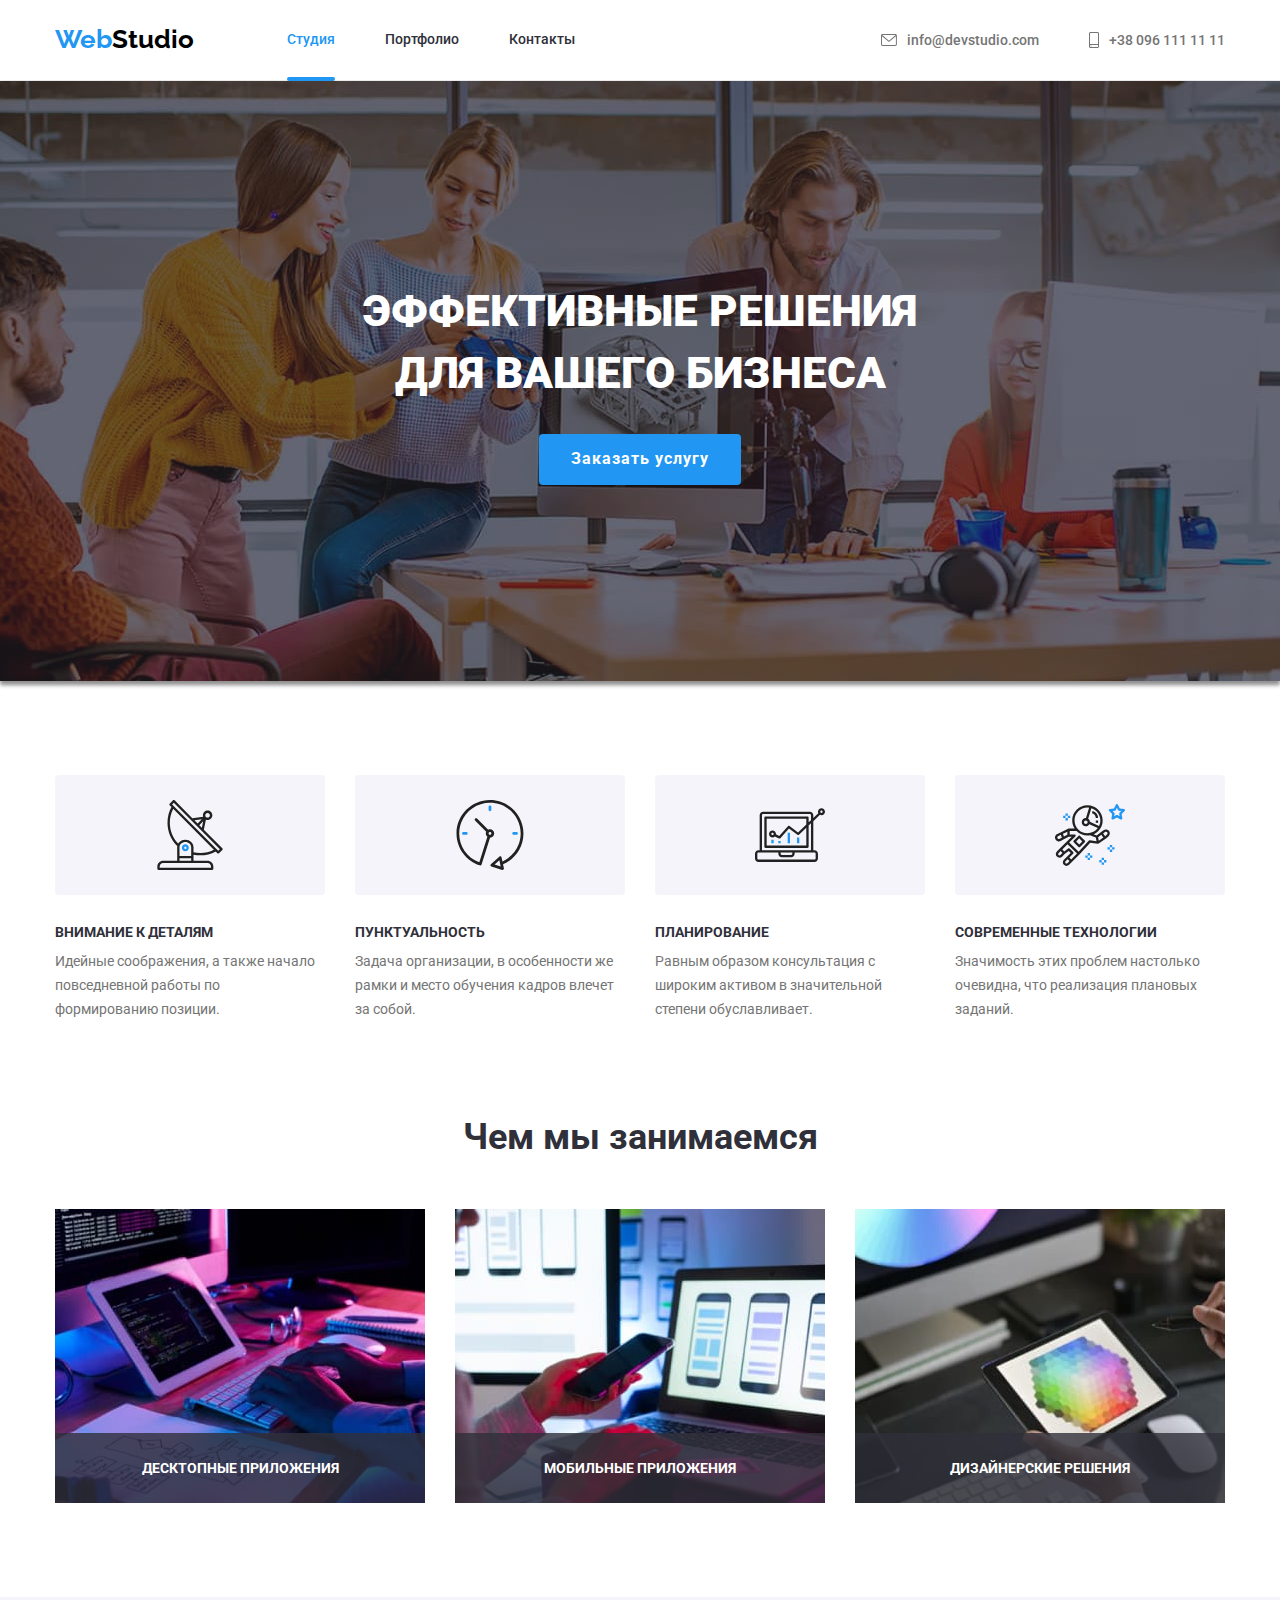
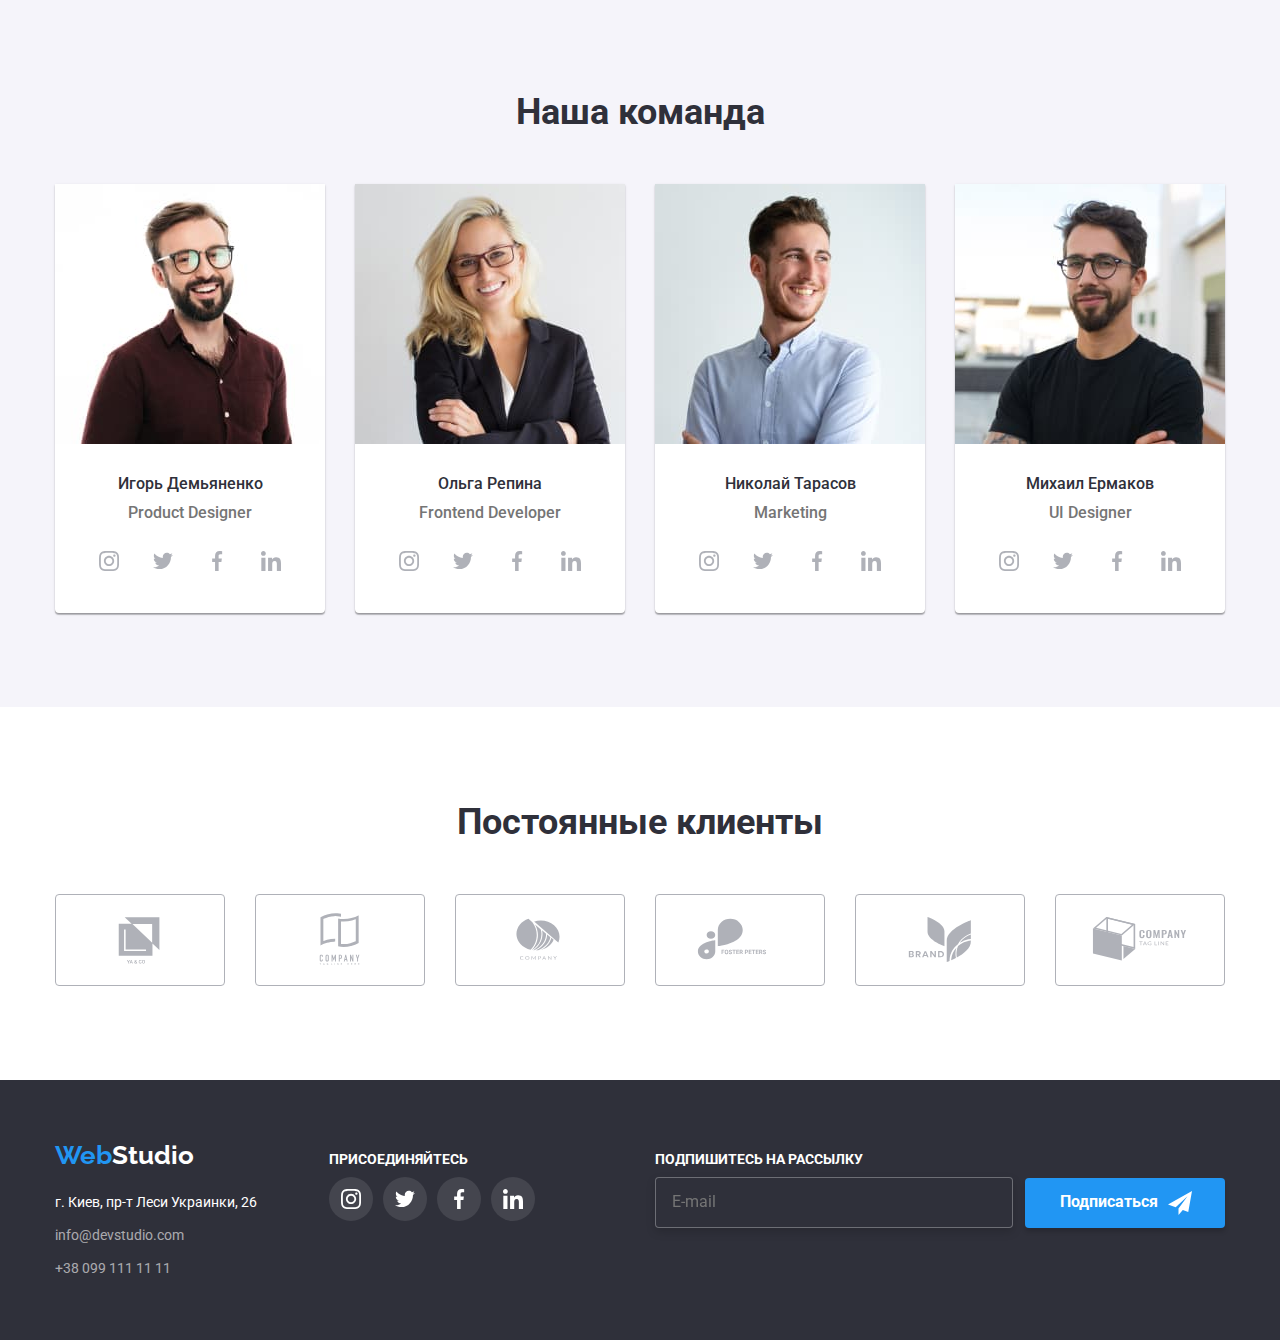
<file: index.html>
<!DOCTYPE html>
<html lang="ru">
<head>
    <meta charset="UTF-8">
    <meta http-equiv="X-UA-Compatible" content="IE=edge">
    <meta name="viewport" content="width=device-width, initial-scale=1.0">
    <title>goit-markup-hw-07</title>
    <link rel="preconnect" href="https://fonts.gstatic.com">
    <link href="https://fonts.googleapis.com/css2?family=Raleway:wght@700&family=Roboto:wght@400;500;700;900&display=swap" rel="stylesheet">
    <link rel="stylesheet" href="https://cdnjs.cloudflare.com/ajax/libs/modern-normalize/1.0.0/modern-normalize.min.css">
    <link rel="stylesheet" href="./css/main.min.css">
</head>

<body>

  <!-- Header -->
  <header class="page-header">
    <div class="container">
      <a class="logo" href="./">Web<span class="logo__text">Studio</span></a>
      <nav class="site-nav">
        <ul class="site-nav__list">
          <li class="site-nav__item"><a class="site-nav__link current" href="./index.html">Студия</a></li>
          <li class="site-nav__item"><a class="site-nav__link" href="./portfolio.html">Портфолио</a></li>
          <li class="site-nav__item"><a class="site-nav__link" href="">Контакты</a></li>
        </ul>
      </nav>
      <ul class="contacts">
        <li class="contacts__item">
          <a href="mailto:info@devstudio.com" class="contacts__link">
            <svg class="envelope-icon">
              <use href="./img/icons/sprite.svg#icon-envelope"></use>
            </svg>info@devstudio.com
          </a>
        </li>
        <li class="contacts__item">
          <a href="tel:+380961111111" class="contacts__link">
            <svg class="smartphone-icon">
              <use href="./img/icons/sprite.svg#icon-smartphone"></use>
            </svg>+38 096 111 11 11</a>
        </li>
      </ul>
    </div>
  </header>

  <!-- Main -->
  <main>

    <!-- Title section -->
    <section class="hero section">
      <div class="container">
        <h1 class="hero__title">Эффективные решения <br>для вашего бизнеса</h1>
        <button data-modal-open class="hero__button" type="button">Заказать услугу</button>
      </div>
    </section>

    <!-- Quality section -->
    <section class="quality section">
      <div class="container">
        <ul class="quality__list">
          <li class="quality__item">
            <div class="quality__thumb">
              <svg width="70" height="70" class="quality__icon">
                <use href="./img/icons/sprite.svg#icon-antenna"></use>
              </svg>
            </div>
            <h3 class="quality__title">Внимание к деталям</h3>
            <p class="quality__text">Идейные соображения, а также начало повседневной работы по формированию позиции.</p>
          </li>
          <li class="quality__item">
            <div class="quality__thumb">
              <svg width="70" height="70" class="quality__icon">
                <use href="./img/icons/sprite.svg#icon-clock"></use>
              </svg>
            </div>
            <h3 class="quality__title">Пунктуальность</h3>
            <p class="quality__text">Задача организации, в особенности же рамки и место обучения кадров влечет за собой.</p>
          </li>
          <li class="quality__item">
            <div class="quality__thumb">
              <svg width="70" height="70" class="quality__icon">
                <use href="./img/icons/sprite.svg#icon-diagram"></use>
              </svg>
            </div>
            <h3 class="quality__title">Планирование</h3>
            <p class="quality__text">Равным образом консультация с широким активом в значительной степени обуславливает.</p>
          </li>
          <li class="quality__item">
            <div class="quality__thumb">
              <svg width="70" height="70" class="quality__icon">
                <use href="./img/icons/sprite.svg#icon-astronaut"></use>
              </svg>
            </div>
            <h3 class="quality__title">Современные технологии</h3>
            <p class="quality__text">Значимость этих проблем настолько очевидна, что реализация плановых заданий.</p>
          </li>
        </ul>
      </div>
    </section>

    <!-- Services section -->
    <section class="services section">
      <div class="container">
        <h2 class="services__title">Чем мы занимаемся</h2>
        <ul class="services__list">
          <li class="services__item">
            <img src="./img/box/box-1.jpg" alt="печать на клавиатуре" width="370" />
            <p class="services__text">Десктопные приложения</p>
          </li>
          <li class="services__item">
            <img src="./img/box/box-2.jpg" alt="смартфон и ноутбук" width="370" />
            <p class="services__text">Мобильные приложения</p>
          </li>
          <li class="services__item">
            <img src="./img/box/box-3.jpg" alt="выбор цвета на планшете" width="370" />
            <p class="services__text">Дизайнерские решения</p>
          </li>
        </ul>
      </div>
    </section>

    <!-- Team section -->
    <section class="team section">
      <div class="container">
        <h2 class="team__title">Наша команда</h2>
        <ul class="team__list">
          <li class="team__item">
            <article class="team-card">
              <div class="team-card__image">
                <img class="team-card__foto" src="./img/team/img-1.jpg" alt="Product Designer" width="270" />
              </div>
              <div class="team-card__meta">
                <h3 class="team-card__name">Игорь Демьяненко</h3>
                <p class="team-card__position">Product Designer</p>
                <ul class="card-social__list">
                  <li class="card-social__item">
                    <a href="#" class="card-social__link">
                      <svg class="card-social__icon">
                        <use href="./img/icons/sprite.svg#icon-instagram"></use>
                      </svg>
                    </a>
                  </li>
                  <li class="card-social__item">
                    <a href="#" class="card-social__link">
                      <svg class="card-social__icon">
                        <use href="./img/icons/sprite.svg#icon-twitter"></use>
                      </svg>
                    </a>
                  </li>
                  <li class="card-social__item">
                    <a href="#" class="card-social__link">
                      <svg class="card-social__icon">
                        <use href="./img/icons/sprite.svg#icon-facebook"></use>
                      </svg>
                    </a>
                  </li>
                  <li class="card-social__item">
                    <a href="#" class="card-social__link">
                      <svg class="card-social__icon">
                        <use href="./img/icons/sprite.svg#icon-linkedin"></use>
                      </svg>
                    </a>
                  </li>
                </ul>
              </div>
            </article>
          </li>
          <li class="team__item">
            <article class="team-card">
              <div class="team-card__image">
                <img class="team-card__foto" src="./img/team/img-2.jpg" alt="Frontend Developer" width="270" />
              </div>
              <div class="team-card__meta">
                <h3 class="team-card__name">Ольга Репина</h3>
                <p class="team-card__position">Frontend Developer</p>
                <ul class="card-social__list">
                  <li class="card-social__item">
                    <a href="#" class="card-social__link">
                      <svg class="card-social__icon">
                        <use href="./img/icons/sprite.svg#icon-instagram"></use>
                      </svg>
                    </a>
                  </li>
                  <li class="card-social__item">
                    <a href="#" class="card-social__link">
                      <svg class="card-social__icon">
                        <use href="./img/icons/sprite.svg#icon-twitter"></use>
                      </svg>
                    </a>
                  </li>
                  <li class="card-social__item">
                    <a href="#" class="card-social__link">
                      <svg class="card-social__icon">
                        <use href="./img/icons/sprite.svg#icon-facebook"></use>
                      </svg>
                    </a>
                  </li>
                  <li class="card-social__item">
                    <a href="#" class="card-social__link">
                      <svg class="card-social__icon">
                        <use href="./img/icons/sprite.svg#icon-linkedin"></use>
                      </svg>
                    </a>
                  </li>
                </ul>
              </div>
            </article>
          </li>
          <li class="team__item">
            <article class="team-card">
              <div class="team-card__image">
                <img class="team-card__foto" src="./img/team/img-3.jpg" alt="Marketing" width="270" />
              </div>
              <div class="team-card__meta">
                <h3 class="team-card__name">Николай Тарасов</h3>
                <p class="team-card__position">Marketing</p>
                <ul class="card-social__list">
                  <li class="card-social__item">
                    <a href="#" class="card-social__link">
                      <svg class="card-social__icon">
                        <use href="./img/icons/sprite.svg#icon-instagram"></use>
                      </svg>
                    </a>
                  </li>
                  <li class="card-social__item">
                    <a href="#" class="card-social__link">
                      <svg class="card-social__icon">
                        <use href="./img/icons/sprite.svg#icon-twitter"></use>
                      </svg>
                    </a>
                  </li>
                  <li class="card-social__item">
                    <a href="#" class="card-social__link">
                      <svg class="card-social__icon">
                        <use href="./img/icons/sprite.svg#icon-facebook"></use>
                      </svg>
                    </a>
                  </li>
                  <li class="card-social__item">
                    <a href="#" class="card-social__link">
                      <svg class="card-social__icon">
                        <use href="./img/icons/sprite.svg#icon-linkedin"></use>
                      </svg>
                    </a>
                  </li>
                </ul>
              </div>
            </article>
          </li>
          <li class="team__item">
            <article class="team-card">
              <div class="team-card__image">
                <img class="team-card__foto" src="./img/team/img-4.jpg" alt="UI Designer" width="270" />
              </div>
              <div class="team-card__meta">
                <h3 class="team-card__name">Михаил Ермаков</h3>
                <p class="team-card__position">UI Designer</p>
                <ul class="card-social__list">
                  <li class="card-social__item">
                    <a href="#" class="card-social__link">
                      <svg class="card-social__icon">
                        <use href="./img/icons/sprite.svg#icon-instagram"></use>
                      </svg>
                    </a>
                  </li>
                  <li class="card-social__item">
                    <a href="#" class="card-social__link">
                      <svg class="card-social__icon">
                        <use href="./img/icons/sprite.svg#icon-twitter"></use>
                      </svg>
                    </a>
                  </li>
                  <li class="card-social__item">
                    <a href="#" class="card-social__link">
                      <svg class="card-social__icon">
                        <use href="./img/icons/sprite.svg#icon-facebook"></use>
                      </svg>
                    </a>
                  </li>
                  <li class="card-social__item">
                    <a href="#" class="card-social__link">
                      <svg class="card-social__icon">
                        <use href="./img/icons/sprite.svg#icon-linkedin"></use>
                      </svg>
                    </a>
                  </li>
                </ul>
              </div>
            </article>
          </li>
        </ul>
      </div>
    </section>

    <!-- Clients section -->
    <section class="clients section">
      <div class="container">
        <h2 class="clients__title">Постоянные клиенты</h2>
        <ul class="clients__list">
          <li class="clients__item">
            <a href="#" class="clients__link">
              <svg class="clients__icon">
                <use href="./img/icons/sprite.svg#icon-company-1"></use>
              </svg>
            </a>
          </li>
          <li class="clients__item">
            <a href="#" class="clients__link">
              <svg class="clients__icon">
                <use href="./img/icons/sprite.svg#icon-company-2"></use>
              </svg>
            </a>
          </li>
          <li class="clients__item">
            <a href="#" class="clients__link">
              <svg class="clients__icon">
                <use href="./img/icons/sprite.svg#icon-company-3"></use>
              </svg>
            </a>
          </li>
          <li class="clients__item">
            <a href="#" class="clients__link">
              <svg class="clients__icon">
                <use href="./img/icons/sprite.svg#icon-company-4"></use>
              </svg>
            </a>
          </li>
          <li class="clients__item">
            <a href="#" class="clients__link">
              <svg class="clients__icon">
                <use href="./img/icons/sprite.svg#icon-company-5"></use>
              </svg>
            </a>
          </li>
          <li class="clients__item">
            <a href="#" class="clients__link">
              <svg class="clients__icon">
                <use href="./img/icons/sprite.svg#icon-company-6"></use>
              </svg>
            </a>
          </li>
        </ul>
      </div>
    </section>

  </main>

  <!-- Footer -->
  <footer class="footer">
    <div class="container footer-list">
      <div class="footer-left-part">
        <a class="logo" href="./">Web<span class="footer__logo--secondary">Studio</span></a>
        <address class="footer-contacts">г. Киев, пр-т Леси Украинки, 26
          <ul class="footer-contacts__list">
            <li class="footer-contacts__item"><a class="footer-contacts__link" href="mailto:info@devstudio.com">info@devstudio.com</a></li>
            <li class="footer-contacts__item"><a class="footer-contacts__link" href="tel:+380991111111">+38 099 111 11 11</a></li>
          </ul>
        </address>
      </div>

  <!-- Footer social -->
      <div class="footer-cocial">
        <h3 class="footer-cocial__name">Присоединяйтесь</h3>
        <ul class="card-social__list">
          <li class="card-social__item">
            <a href="#" class="card-social__link card-social__link--teams">
              <svg class="card-social__icon">
                <use href="./img/icons/sprite.svg#icon-instagram"></use>
              </svg>
            </a>
          </li>
          <li class="card-social__item">
            <a href="#" class="card-social__link card-social__link--teams">
              <svg class="card-social__icon">
                <use href="./img/icons/sprite.svg#icon-twitter"></use>
              </svg>
            </a>
          </li>
          <li class="card-social__item">
            <a href="#" class="card-social__link card-social__link--teams">
              <svg class="card-social__icon">
                <use href="./img/icons/sprite.svg#icon-facebook"></use>
              </svg>
            </a>
          </li>
          <li class="card-social__item">
            <a href="#" class="card-social__link card-social__link--teams">
              <svg class="card-social__icon">
                <use href="./img/icons/sprite.svg#icon-linkedin"></use>
              </svg>
            </a>
          </li>
        </ul>
      </div>

  <!-- Footer form -->
      <form class="footer-form">
        <label>
          <h3 class="footer-form__name">Подпишитесь на рассылку</h3>
          <input class="footer-form__label" type="email" name="email" placeholder="E-mail" />
        </label>
        <button type="submit" class="footer-form__button">
          Подписаться
          <svg class="footer-form__icon">
            <use href="./img/icons/sprite.svg#icon-send"></use>
          </svg>
        </button>
      </form>
    </div>
  </footer>

  <!-- Modal -->
  <div class="backdrop is-hidden" data-modal>
    <div class="modal">
      <button class="button-close" type="button" data-modal-close>
        <svg class="button-close__icon">
          <use href="./img/icons/sprite.svg#btn-modal-close"></use>
        </svg>
      </button>
      
      <form class="modal-form">
        <p class="modal-form__title">Оставьте свои данные, мы вам перезвоним</p>

        <label class="modal-form__label">
          <p class="modal-form__text">Имя</p>
          <input class="modal-form__input" type="text" name="name" required>
          <svg class="modal-form__icon" width="18" height="18">
            <use href="./img/icons/sprite.svg#icon-person"></use>
          </svg>
        </label>
        
        <label class="modal-form__label">
          <p class="modal-form__text">Телефон</p>
          <input class="modal-form__input" type="tel" name="tel" required>
          <svg class="modal-form__icon" width="18" height="18">
            <use href="./img/icons/sprite.svg#icon-phone"></use>
          </svg>
        </label>

        <label class="modal-form__label">
          <p class="modal-form__text">Почта</p>
          <input class="modal-form__input" type="email" name="mail" required>
          <svg class="modal-form__icon" width="18" height="18">
            <use href="./img/icons/sprite.svg#icon-email"></use>
          </svg>
        </label>
        
        <label class="modal-form__label" for="comment">
          <p class="modal-form__text">Комментарий</p>
        </label>
        <textarea class="modal-form__comment" name="comment" id="comment" placeholder="Введите текст"></textarea>
        
        <label class="checkbox">
          <input class="checkbox__input visually-hidden" type="checkbox" name="checkbox" required>
          <span class="checkbox__border">
            <svg class="checkbox__icon">
              <use href="./img/icons/sprite.svg#icon-check"></use>
            </svg>
          </span>
          <p class="checkbox__text">Соглашаюсь с рассылкой и принимаю <a class="checkbox__link" href="#">Условия договора</a></p>
        </label>
        
        <button class="modal-form__button modal-form__button--padding" type="submit">Отправить</button>
      </form>
    </div>
  </div>

  <script src="./js/modal.js"></script>

</body>
</html>
</file>
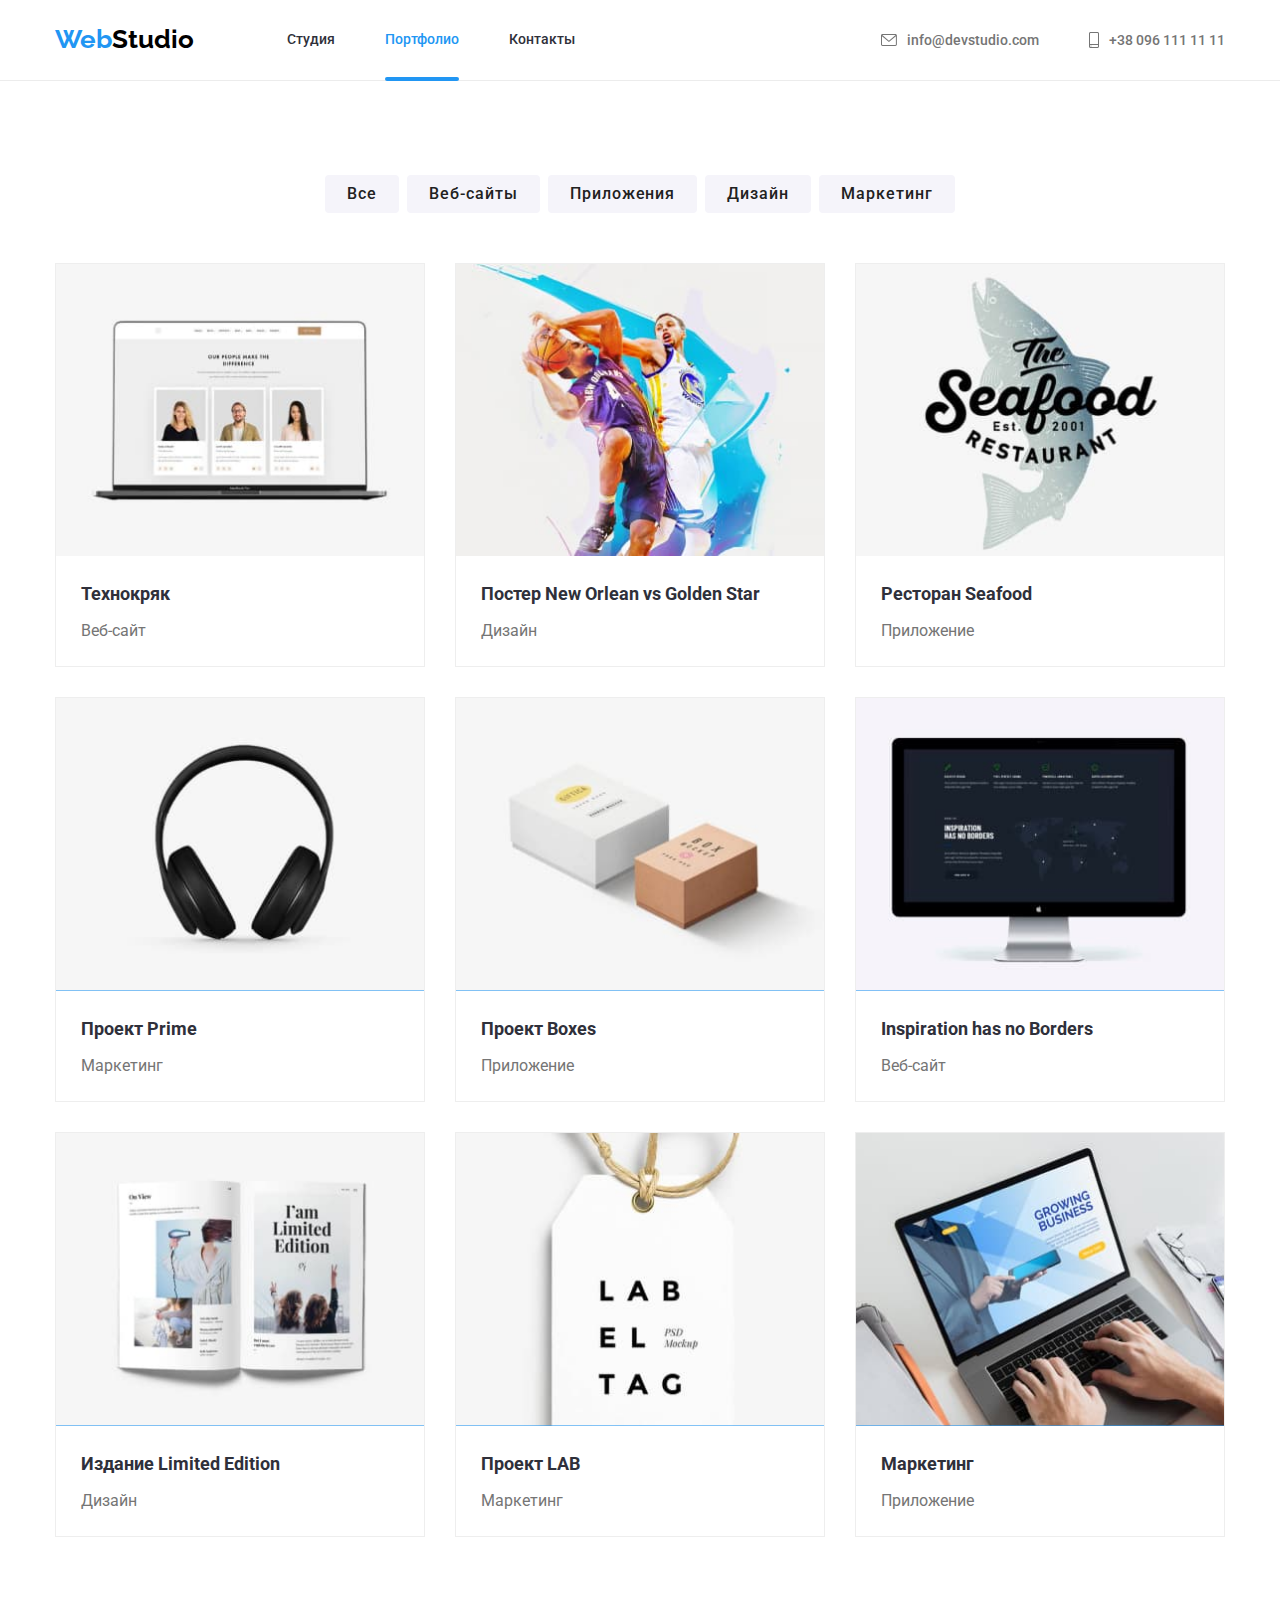
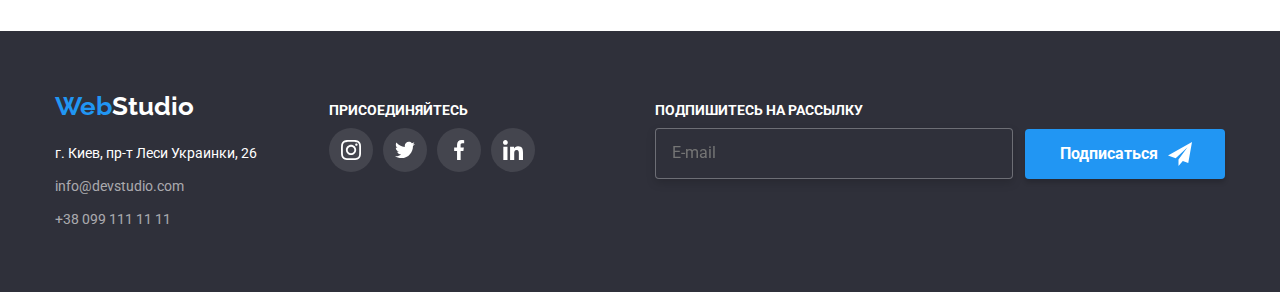
<file: portfolio.html>
<!DOCTYPE html>
<html lang="ru">
  <head>
    <meta charset="UTF-8" />
    <meta http-equiv="X-UA-Compatible" content="IE=edge" />
    <meta name="viewport" content="width=device-width, initial-scale=1.0" />
    <title>goit-markup-hw-06</title>
    <link rel="preconnect" href="https://fonts.gstatic.com" />
    <link
      href="https://fonts.googleapis.com/css2?family=Raleway:wght@700&family=Roboto:wght@400;500;700;900&display=swap"
      rel="stylesheet"
    />
    <link
      rel="stylesheet"
      href="https://cdnjs.cloudflare.com/ajax/libs/modern-normalize/1.0.0/modern-normalize.min.css"
    />
    <link rel="stylesheet" href="./css/main.min.css" />
  </head>

  <body>
    <!-- Header -->
    <header class="page-header">
      <div class="container">
        <a class="logo" href="./">Web<span class="logo__text">Studio</span></a>
        <nav class="site-nav">
          <ul class="site-nav__list">
            <li class="site-nav__item"><a class="site-nav__link" href="./index.html">Студия</a></li>
            <li class="site-nav__item"><a class="site-nav__link current" href="./portfolio.html">Портфолио</a></li>
            <li class="site-nav__item"><a class="site-nav__link" href="">Контакты</a></li>
          </ul>
        </nav>
        <ul class="contacts">
          <li class="contacts__item">
            <a href="mailto:info@devstudio.com" class="contacts__link">
              <svg class="envelope-icon">
                <use href="./img/icons/sprite.svg#icon-envelope"></use>
              </svg>info@devstudio.com
            </a>
          </li>
          <li class="contacts__item">
            <a href="tel:+380961111111" class="contacts__link">
              <svg class="smartphone-icon">
                <use href="./img/icons/sprite.svg#icon-smartphone"></use>
              </svg>+38 096 111 11 11</a>
          </li>
        </ul>
      </div>
    </header>

    <!-- Main -->
    <main>
      <section class="section">
        <h2 class="visually-hidden">Заголовок</h2>

        <div class="container">
          <!-- Portfolio button -->
          <ul class="portfolio-filters__list">
            <li class="portfolio-filters__item">
              <button class="portfolio-filters_button" type="button">Все</button>
            </li>
            <li class="portfolio-filters__item">
              <button class="portfolio-filters_button" type="button">Веб-сайты</button>
            </li>
            <li class="portfolio-filters__item">
              <button class="portfolio-filters_button" type="button">Приложения</button>
            </li>
            <li class="portfolio-filters__item">
              <button class="portfolio-filters_button" type="button">Дизайн</button>
            </li>
            <li class="portfolio-filters__item">
              <button class="portfolio-filters_button" type="button">Маркетинг</button>
            </li>
          </ul>

          <!-- Portfolio card -->
          <ul class="card__list">
            <li class="card__item">
              <a class="card__link">
                <div class="card__thumb">
                  <img class="card__icon" src="./img/portfolio/img1.jpg" alt="МакБукПро" width="370" />
                  <div class="overlay">
                    <p class="overlay__text">Технокряк это современная площадка распространения коронавируса. Компании используют эту
                      платформу для цифрового шпионажа и атак на защищённые сервера конкурентов.</p>
                  </div>
                </div>
                <div class="card-meta">
                  <h3 class="card-meta__title">Технокряк</h3>
                  <p class="card-meta__text">Веб-сайт</p>
                </div>
              </a>
            </li>
            <li class="card__item">
              <a class="card__link">
                <div class="card__thumb">
                  <img class="card__icon" src="./img/portfolio/img2.jpg" alt="Баскетболисты" width="370" />
                  <div class="overlay">
                    <p class="overlay__text">Технокряк это современная площадка распространения коронавируса. Компании используют эту
                      платформу для цифрового шпионажа и атак на защищённые сервера конкурентов.</p>
                  </div>
                </div>
                <div class="card-meta">
                  <h3 class="card-meta__title">Постер New Orlean vs Golden Star</h3>
                  <p class="card-meta__text">Дизайн</p>
                </div>
              </a>
            </li>
            <li class="card__item">
              <a class="card__link">
                <div class="card__thumb">
                  <img class="card__icon" src="./img/portfolio/img3.jpg" alt="Логотип ресторана" width="370" />
                  <div class="overlay">
                    <p class="overlay__text">Технокряк это современная площадка распространения коронавируса. Компании используют эту
                      платформу для цифрового шпионажа и атак на защищённые сервера конкурентов.</p>
                  </div>
                </div>
                <div class="card-meta">
                  <h3 class="card-meta__title">Ресторан Seafood</h3>
                  <p class="card-meta__text">Приложение</p>
                </div>
              </a>
            </li>
            <li class="card__item">
              <a class="card__link">
                <div class="card__thumb">
                  <img class="card__icon" src="./img/portfolio/img4.jpg" alt="Наушники" width="370" />
                  <div class="overlay">
                    <p class="overlay__text">Технокряк это современная площадка распространения коронавируса. Компании используют эту
                      платформу для цифрового шпионажа и атак на защищённые сервера конкурентов.</p>
                  </div>
                </div>
                <div class="card-meta">
                  <h3 class="card-meta__title">Проект Prime</h3>
                  <p class="card-meta__text">Маркетинг</p>
                </div>
              </a>
            </li>
            <li class="card__item">
              <a class="card__link">
                <div class="card__thumb">
                  <img class="card__icon" src="./img/portfolio/img5.jpg" alt="Два коробки" width="370" />
                  <div class="overlay">
                    <p class="overlay__text">Технокряк это современная площадка распространения коронавируса. Компании используют эту
                      платформу для цифрового шпионажа и атак на защищённые сервера конкурентов.</p>
                  </div>
                </div>
                <div class="card-meta">
                  <h3 class="card-meta__title">Проект Boxes</h3>
                  <p class="card-meta__text">Приложение</p>
                </div>
              </a>
            </li>
            <li class="card__item">
              <a class="card__link">
                <div class="card__thumb">
                  <img class="card__icon" src="./img/portfolio/img6.jpg" alt="Монитор Apple" width="370" />
                  <div class="overlay">
                    <p class="overlay__text">Технокряк это современная площадка распространения коронавируса. Компании используют эту
                      платформу для цифрового шпионажа и атак на защищённые сервера конкурентов.</p>
                  </div>
                </div>
                <div class="card-meta">
                  <h3 class="card-meta__title">Inspiration has no Borders</h3>
                  <p class="card-meta__text">Веб-сайт</p>
                </div>
              </a>
            </li>
            <li class="card__item">
              <a class="card__link">
                <div class="card__thumb">
                  <img class="card__icon" src="./img/portfolio/img7.jpg" alt="Открытая книга" width="370" />
                  <div class="overlay">
                    <p class="overlay__text">Технокряк это современная площадка распространения коронавируса. Компании используют эту
                      платформу для цифрового шпионажа и атак на защищённые сервера конкурентов.</p>
                  </div>
                </div>
                <div class="card-meta">
                  <h3 class="card-meta__title">Издание Limited Edition</h3>
                  <p class="card-meta__text">Дизайн</p>
                </div>
              </a>
            </li>
            <li class="card__item">
              <a class="card__link">
                <div class="card__thumb">
                  <img class="card__icon" src="./img/portfolio/img8.jpg" alt="Бирка" width="370" />
                  <div class="overlay">
                    <p class="overlay__text">Технокряк это современная площадка распространения коронавируса. Компании используют эту
                      платформу для цифрового шпионажа и атак на защищённые сервера конкурентов.</p>
                  </div>
                </div>
                <div class="card-meta">
                  <h3 class="card-meta__title">Проект LAB</h3>
                  <p class="card-meta__text">Маркетинг</p>
                </div>
              </a>
            </li>
            <li class="card__item">
              <a class="card__link">
                <div class="card__thumb">
                  <img class="card__icon" src="./img/portfolio/img9.jpg" alt="Печатает на клавиатуре" />
                  <div class="overlay">
                    <p class="overlay__text">Технокряк это современная площадка распространения коронавируса. Компании используют эту
                      платформу для цифрового шпионажа и атак на защищённые сервера конкурентов.</p>
                  </div>
                </div>
                <div class="card-meta">
                  <h3 class="card-meta__title">Маркетинг</h3>
                  <p class="card-meta__text">Приложение</p>
                </div>
              </a>
            </li>
          </ul>
        </div>
      </section>
    </main>

    <!-- Footer -->
    <footer class="footer">
      <div class="container footer-list">
        <div class="footer-left-part">
          <a class="logo" href="./">Web<span class="footer__logo--secondary">Studio</span></a>
          <address class="footer-contacts">г. Киев, пр-т Леси Украинки, 26
            <ul class="footer-contacts__list">
              <li class="footer-contacts__item"><a class="footer-contacts__link"
                  href="mailto:info@devstudio.com">info@devstudio.com</a></li>
              <li class="footer-contacts__item"><a class="footer-contacts__link" href="tel:+380991111111">+38 099 111 11
                  11</a></li>
            </ul>
          </address>
        </div>
    
        <!-- Footer social -->
        <div class="footer-cocial">
          <h3 class="footer-cocial__name">Присоединяйтесь</h3>
          <ul class="card-social__list">
            <li class="card-social__item">
              <a href="#" class="card-social__link card-social__link--teams">
                <svg class="card-social__icon">
                  <use href="./img/icons/sprite.svg#icon-instagram"></use>
                </svg>
              </a>
            </li>
            <li class="card-social__item">
              <a href="#" class="card-social__link card-social__link--teams">
                <svg class="card-social__icon">
                  <use href="./img/icons/sprite.svg#icon-twitter"></use>
                </svg>
              </a>
            </li>
            <li class="card-social__item">
              <a href="#" class="card-social__link card-social__link--teams">
                <svg class="card-social__icon">
                  <use href="./img/icons/sprite.svg#icon-facebook"></use>
                </svg>
              </a>
            </li>
            <li class="card-social__item">
              <a href="#" class="card-social__link card-social__link--teams">
                <svg class="card-social__icon">
                  <use href="./img/icons/sprite.svg#icon-linkedin"></use>
                </svg>
              </a>
            </li>
          </ul>
        </div>
    
        <!-- Footer form -->
        <form class="footer-form">
          <label>
            <h3 class="footer-form__name">Подпишитесь на рассылку</h3>
            <input class="footer-form__label" type="email" name="email" placeholder="E-mail" />
          </label>
          <button type="submit" class="footer-form__button">
            Подписаться
            <svg class="footer-form__icon">
              <use href="./img/icons/sprite.svg#icon-send"></use>
            </svg>
          </button>
        </form>
      </div>
    </footer>

  </body>
</html>
</file>
<file: css/main.min.css>
.visually-hidden{position:absolute;width:1px;height:1px;margin:-1px;border:0;padding:0;white-space:nowrap;clip-path:inset(100%);clip:rect(0 0 0 0);overflow:hidden}.container{width:1200px;padding:0 15px;margin:0 auto;align-items:center}.section{padding-top:94px;padding-bottom:94px}*{list-style:none;box-sizing:border-box}body{font-family:'roboto', sans-serif;background:#fff;color:#2f303a}a{color:inherit}h1,h2,h3,h4,h5,h6{margin-top:0;margin-bottom:0}p,ul{padding:0;margin:0}img{display:block;max-width:100%;height:auto}.logo{font-family:'Raleway', sans-serif;font-weight:700;font-size:26px;line-height:1.2em;text-decoration:none;color:#2196f3}.logo .logo__text{color:#000}.page-header{border-bottom:1px solid #ececec}.page-header .container{display:flex}.site-nav .site-nav__list{display:flex;padding-left:0;margin-left:93px;font-weight:500;font-size:14px;line-height:1.1em;color:inherit}.site-nav__item{position:relative}.site-nav__list .site-nav__item+.site-nav__item,.contacts .contacts__item+.contacts__item{margin-left:50px}.site-nav__link:hover,.site-nav__link:focus{transition:color 250ms cubic-bezier(0.4, 0, 0.2, 1);color:#2196f3}.current{color:#2196f3}.current::after{position:absolute;bottom:0;content:'';display:block;width:100%;height:4px;bottom:-1px;border-radius:2px;background-color:#2196f3}.site-nav__link,.contacts__link{display:block;padding-top:32px;padding-bottom:32px;text-decoration:none}.contacts{font-weight:500;font-size:14px;line-height:1.143em;display:flex;margin-left:auto}.envelope-icon{width:16px;height:12px;margin-right:10px;fill:currentColor}.smartphone-icon{width:10px;height:16px;margin-right:10px;fill:currentColor}.contacts__link{display:flex;align-items:center;color:#757575;transition:color 250ms cubic-bezier(0.4, 0, 0.2, 1)}.contacts__link:hover,.contacts__link:focus{color:#2196f3;transition:color 250ms cubic-bezier(0.4, 0, 0.2, 1)}.footer{padding-top:60px;padding-bottom:60px;background:#2f303a}.footer-list{display:flex;align-items:baseline}.footer__logo--secondary{color:#fff}.footer-contacts,.footer-contacts__link{font-style:normal;font-size:14px;line-height:1.7em}.footer-contacts{margin-top:20px;color:#fff}.footer-contacts__link{text-decoration:none;color:rgba(255,255,255,0.6);transition:color 250ms cubic-bezier(0.4, 0, 0.2, 1)}.footer-contacts__link:hover,.footer-contacts__link:focus{color:#2196f3;transition:color 250ms cubic-bezier(0.4, 0, 0.2, 1)}.footer-contacts__item{margin-top:9px}.footer-form{display:flex;margin-left:auto;align-items:flex-end}.footer-form__label{width:358px;padding:15px 16px;border:1px solid rgba(255,255,255,0.3);box-sizing:border-box;filter:drop-shadow(0px 4px 4px rgba(0,0,0,0.15));border-radius:4px;outline:none;transition:border 250ms cubic-bezier(0.4, 0, 0.2, 1);color:#fff;background-color:#2f303a}.footer-form__label:hover,.footer-form__label:focus .footer-form__label::placeholder{font-weight:400;font-size:16px;line-height:1.25em;align-items:center;color:rgba(255,255,255,0.6)}.footer-form__button{display:flex;justify-content:center;align-items:center;cursor:pointer;width:200px;height:50px;padding:10px 28px 10px 29px;margin-left:12px;box-shadow:0px 4px 4px rgba(0,0,0,0.15);border-radius:4px;font-weight:700;font-size:16px;line-height:1.9em;border:transparent;background:#2196f3;color:#fff}.footer-form__icon{width:24px;height:24px;margin-left:10px;fill:currentColor}.card-social__list{display:flex;justify-content:center}.card-social__item:not(:first-child){margin-left:10px}.card-social__item{width:44px;height:44px;border-radius:50%}.card-social__link{width:44px;height:44px;border-radius:50%;display:flex;justify-content:center;align-items:center;transition:background-color 250ms cubic-bezier(0.4, 0, 0.2, 1),color 250ms cubic-bezier(0.4, 0, 0.2, 1);background-color:#fff;color:#afb1b8}.card-social__link:hover,.card-social__link:focus{border-radius:50%;cursor:pointer;transition:background-color 250ms cubic-bezier(0.4, 0, 0.2, 1),color 250ms cubic-bezier(0.4, 0, 0.2, 1);background-color:#2196f3;color:#fff}.card-social__icon{width:20px;height:20px;fill:currentColor}.footer-cocial{margin-left:72px}.footer-cocial__name,.footer-form__name{margin-bottom:20px;color:#fff}.card-social__link--teams{background-color:rgba(255,255,255,0.1);color:#fff;transition:background-color 250ms cubic-bezier(0.4, 0, 0.2, 1)}.backdrop{position:fixed;top:0;left:0;width:100%;height:100%;background-color:rgba(0,0,0,0.2);transition:250ms cubic-bezier(0.4, 0, 0.2, 1)}.backdrop.is-hidden{visibility:hidden;opacity:0;pointer-events:none}.backdrop.is-hidden .modal{transform:translate(-50%, -50%) scale(0)}.modal{position:absolute;top:50%;left:50%;transform:translate(-50%, -50%) scale(1);padding:40px;min-width:528px;min-height:581px;transition:transform 250ms cubic-bezier(0.4, 0, 0.2, 1);background-color:#fff}.button-close{position:absolute;top:8px;right:8px;width:30px;height:30px;border-radius:50%;border:1px solid rgba(0,0,0,0.1);cursor:pointer;box-sizing:border-box;transition:fill 250ms cubic-bezier(0.4, 0, 0.2, 1);background:#fff;fill:#212121}.button-close:hover{fill:#2196f3;transition:fill 250ms cubic-bezier(0.4, 0, 0.2, 1)}.button-close__icon{position:absolute;transform:translate3d(-50%, -50%, 0);width:11px;height:11px}.modal-form{display:flex;flex-direction:column}.modal-form__title{font-weight:700;font-size:20px;line-height:1.15em;text-align:center;letter-spacing:0.03em;margin-bottom:12px}.modal-form__label{position:relative;margin-bottom:10px}.modal-form__text{font-weight:400;font-size:12px;line-height:1.167em;letter-spacing:0.01em;margin-bottom:4px;color:#757575}.modal-form__input{width:100%;height:40px;padding-left:42px;border:1px solid rgba(33,33,33,0.2);border-radius:4px;outline:none;transition:border 250ms cubic-bezier(0.4, 0, 0.2, 1);color:#212121}.modal-form__input:hover+.modal-form__icon,.modal-form__input:focus+.modal-form__icon{color:#2196f3}.modal-form__icon{position:absolute;top:29px;left:12px;fill:currentColor;transition:fill 250ms cubic-bezier(0.4, 0, 0.2, 1)}.modal-form__comment{font-size:14px;line-height:1.143em;letter-spacing:0.01em;resize:none;height:120px;padding:12px 16px;border:1px solid rgba(33,33,33,0.2);border-radius:4px;margin-bottom:20px;margin-top:-10px;outline:none;transition:border 250ms cubic-bezier(0.4, 0, 0.2, 1)}.modal-form__comment::placeholder{color:rgba(117,117,117,0.5)}.modal-form__input:hover,.modal-form__input:focus,.modal-form__comment:hover,.modal-form__comment:focus{border-color:#2196f3}.checkbox{display:inline-block;align-self:center;margin-bottom:30px}.checkbox:hover>.modal-form-checkbox,.checkbox:focus>.modal-form-checkbox{border-color:#2196f3}.checkbox__border{position:relative;display:inline-block;vertical-align:middle;width:16px;height:15px;border:2px solid #212121;border-radius:2px;transition:border 250ms cubic-bezier(0.4, 0, 0.2, 1)}.checkbox__input:checked+.checkbox__border{background-color:#2196f3;border-color:#2196f3}.checkbox__icon{position:absolute;display:block;width:12px;height:11px;fill:#fff}.checkbox__text{display:inline-block;padding-left:4px;font-size:14px;line-height:1.714;letter-spacing:0.03em;color:#757575}.checkbox__link{color:#2196f3}.hero__button,.modal-form__button{font-weight:700;line-height:1.9em;padding:10px 32px;background-color:#2196f3;color:#fff}.hero__button,.portfolio-filters_button,.modal-form__button{font-size:16px;letter-spacing:0.06em;border-radius:4px;font-family:inherit;cursor:pointer;border:#2196f3;transition:background-color 250ms cubic-bezier(0.4, 0, 0.2, 1)}.hero__button:hover,.hero__button:focus,.modal-form__button:hover,.modal-form__button:focus{background-color:#188ce8;filter:drop-shadow(0px 4px 4px rgba(0,0,0,0.25)),drop-shadow(0px 4px 4px rgba(0,0,0,0.25));transition:background-color 250ms cubic-bezier(0.4, 0, 0.2, 1)}.modal-form__button--padding{display:block;align-self:center;padding:10px 55px 10px 56px;box-shadow:0px 4px 4px rgba(0,0,0,0.15)}.portfolio-filters__list{display:flex;justify-content:center;margin-bottom:50px}.portfolio-filters__list .portfolio-filters__item+.portfolio-filters__item{margin-left:8px}.portfolio-filters_button{padding:6px 22px;font-weight:500;line-height:1.6em;transition:box-shadow 250ms cubic-bezier(0.4, 0, 0.2, 1),background-color 250ms cubic-bezier(0.4, 0, 0.2, 1),color 250ms cubic-bezier(0.4, 0, 0.2, 1);background-color:#f5f4fa;color:#212121}.portfolio-filters_button:hover,.portfolio-filters_button:focus{box-shadow:0px 3px 1px rgba(0,0,0,0.1),0px 1px 2px rgba(0,0,0,0.08),0px 2px 2px rgba(0,0,0,0.12);transition:box-shadow 250ms cubic-bezier(0.4, 0, 0.2, 1),background-color 250ms cubic-bezier(0.4, 0, 0.2, 1),color 250ms cubic-bezier(0.4, 0, 0.2, 1);background-color:#2196f3;color:#fff}.hero{padding:200px 0;text-align:center;box-shadow:0px 4px 4px rgba(0,0,0,0.25),0px 4px 4px rgba(0,0,0,0.25);background-color:#2f303a;background-image:linear-gradient(to right, rgba(47,48,58,0.4), rgba(47,48,58,0.4)),url(../img/background-img.jpg);max-width:1600px;height:600px;margin-left:auto;margin-right:auto;background-repeat:no-repeat;background-position:center;background-size:cover}.hero__title{padding-bottom:30px;text-transform:uppercase;font-weight:900;font-size:44px;line-height:1.4em;color:#fff}.quality.section{padding-bottom:0}.quality__list{display:flex;margin-left:-30px}.quality__list>.quality__item{flex-basis:calc(100% / 4);margin-left:30px}.quality__thumb{width:270px;height:120px;border-radius:4px;margin-bottom:30px;display:flex;justify-content:center;align-items:center;background:#f5f4fa}.quality__title,.footer-cocial__name,.footer-form__name{margin-bottom:10px;font-weight:700;font-size:14px;line-height:1.1em;text-align:left;text-transform:uppercase}.quality__text{font-size:14px;line-height:1.7em;color:#757575}.services__title,.team__title,.clients__title{font-weight:700;font-size:36px;line-height:1.2em;margin-bottom:50px;text-align:center}.services__list{display:flex;margin-left:-30px}.services__list>.services__item{flex-basis:calc(100% / 3);margin-left:30px}.services__item{position:relative}.services__text{position:absolute;width:100%;height:70px;left:0;bottom:0;font-weight:700;font-size:14px;line-height:1.142em;display:flex;justify-content:center;align-items:center;text-transform:uppercase;color:#fff;background-color:rgba(47,48,58,0.8)}.team{background:#f5f4fa}.team__list{display:flex;margin-left:-30px}.team__list>.team__item{flex-basis:calc(100% / 4);margin-left:30px}.team__item{box-shadow:0px 1px 3px rgba(0,0,0,0.12),0px 1px 1px rgba(0,0,0,0.14),0px 2px 1px rgba(0,0,0,0.2);border-radius:0px 0px 4px 4px;background:#fff}.team-card__meta{padding:30px 0;text-align:center}.team-card__name{margin-bottom:10px}.team-card__name,.team-card__position{font-weight:500;font-size:16px;line-height:1.2em;text-align:center}.team-card__position{margin-bottom:16px;color:#757575}.card__list{display:flex;flex-wrap:wrap;margin-left:-30px;margin-bottom:-30px}.card__item{box-sizing:border-box;background:#fff;border:1px solid #eee}.card__list>.card__item{flex-basis:calc(100% / 3 - 30px);margin-left:30px;margin-bottom:30px}.card__link{display:block;transition:box-shadow 250ms cubic-bezier(0.4, 0, 0.2, 1)}.card__link:hover,.card__link:focus{cursor:pointer;border:1px solid #eee;box-sizing:border-box;box-shadow:0px 1px 1px rgba(0,0,0,0.12),0px 4px 4px rgba(0,0,0,0.06),1px 4px 6px rgba(0,0,0,0.16);transition:box-shadow 250ms cubic-bezier(0.4, 0, 0.2, 1)}.card__link:hover .overlay,.card__link:focus .overlay{transform:translateY(0);transition:transform 250ms cubic-bezier(0.4, 0, 0.2, 1)}.card__link .card-meta{padding:20px 25px}.card__thumb{position:relative;overflow:hidden}.overlay{position:absolute;width:100%;height:100%;top:0;transform:translateY(100%);transition:transform 250ms cubic-bezier(0.4, 0, 0.2, 1);background-color:rgba(33,150,243,0.9)}.overlay__text{position:absolute;font-size:18px;line-height:1.555em;padding:63px 24px;color:#fff}.card-meta__title{margin-bottom:4px;font-weight:700;font-size:18px;line-height:2em}.card-meta__text{font-size:16px;line-height:1.9em;color:#757575}.clients__list{display:flex;margin-left:-30px}.clients__list>.clients__item{flex-basis:calc(100% / 6);margin-left:30px}.clients__link{display:flex;justify-content:center;align-items:center;width:170px;height:92px;border-radius:4px;box-sizing:border-box;border:1px solid #afb1b8;color:#afb1b8;transition:color 250ms cubic-bezier(0.4, 0, 0.2, 1),border 250ms cubic-bezier(0.4, 0, 0.2, 1)}.clients__link:hover,.clients__link:focus{transition:color 250ms cubic-bezier(0.4, 0, 0.2, 1),border 250ms cubic-bezier(0.4, 0, 0.2, 1);color:#2196f3;border-color:#2196f3}.clients__icon{width:106px;height:60px;fill:currentColor}
/*# sourceMappingURL=main.min.css.map */
</file>
